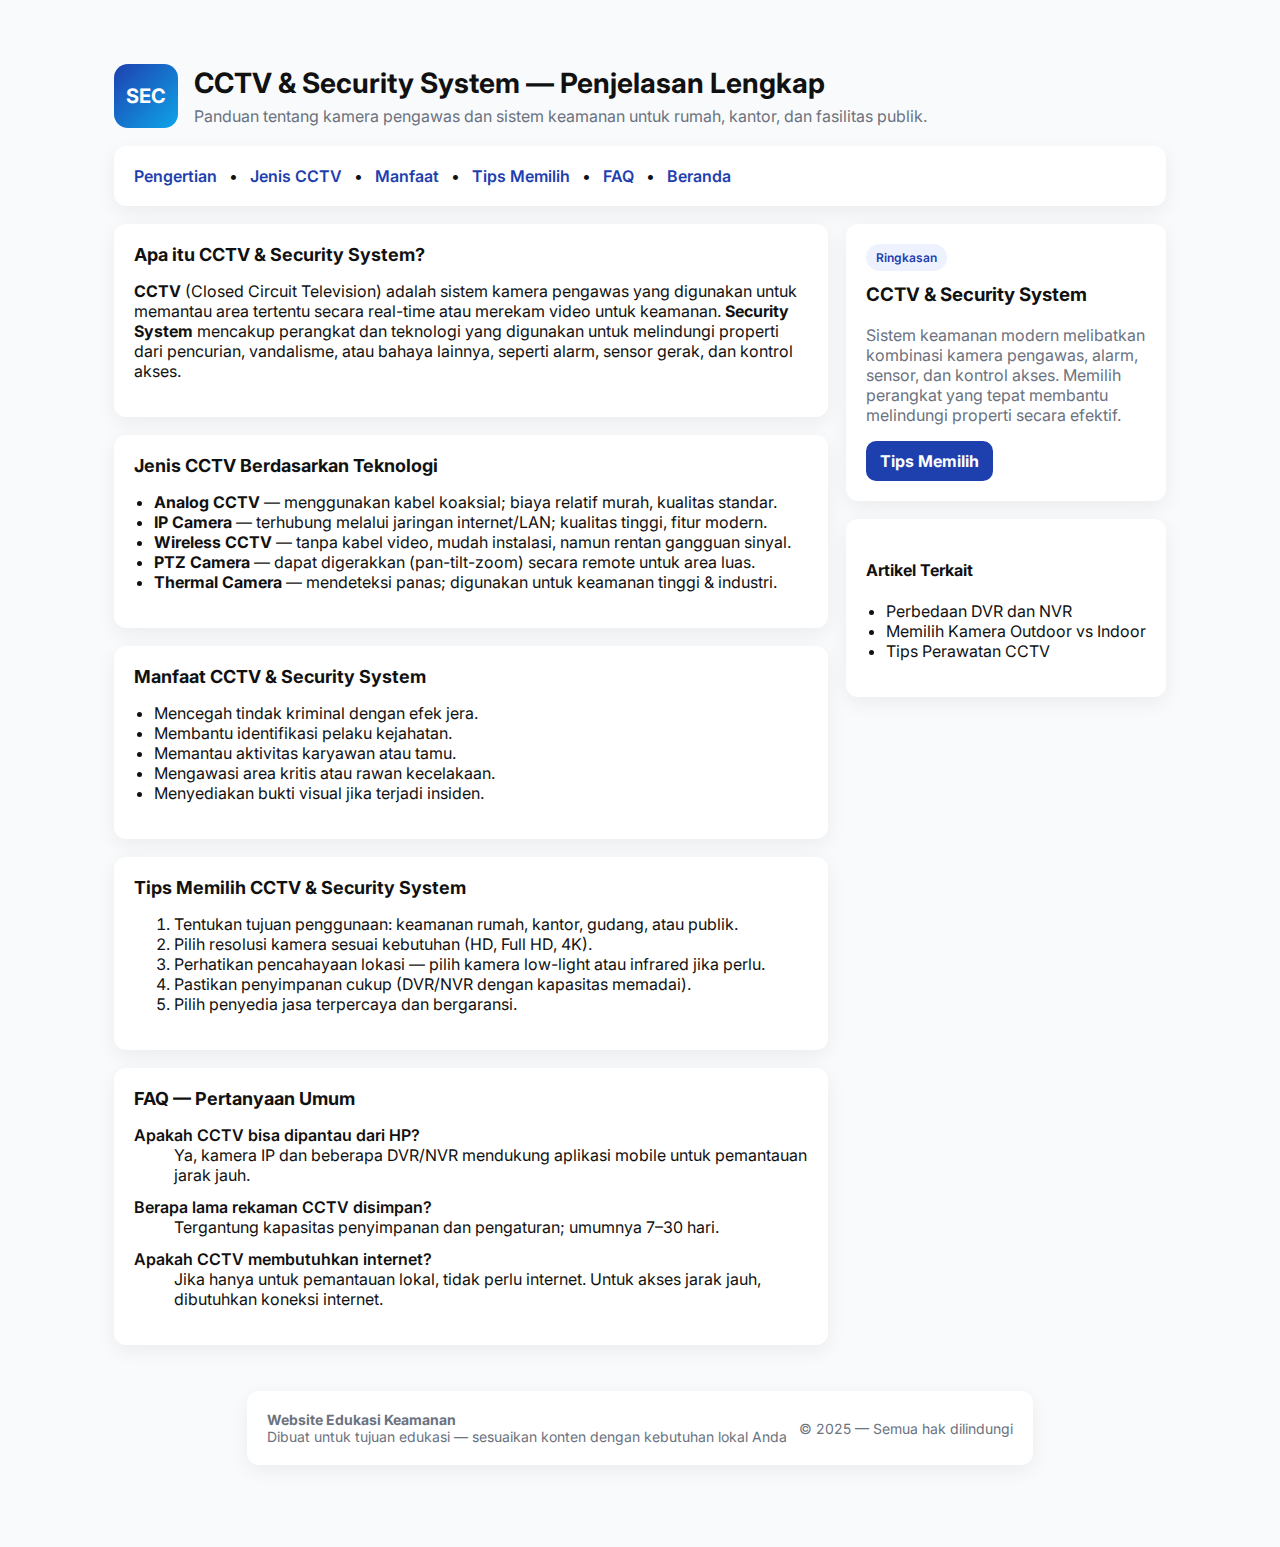
<file: cctv & security sistem.html>
<!doctype html>
<html lang="id">
<head>
  <meta charset="utf-8" />
  <meta name="viewport" content="width=device-width,initial-scale=1" />
  <title>CCTV & Security System — Penjelasan</title>
  <meta name="description" content="Panduan lengkap tentang CCTV dan sistem keamanan: jenis, cara kerja, manfaat, dan tips memilih." />
  <link href="https://fonts.googleapis.com/css2?family=Inter:wght@300;400;600;700&display=swap" rel="stylesheet">
  <style>
    :root{--bg:#f9fafb;--card:#ffffff;--accent:#1e40af;--muted:#6b7280;--radius:12px}
    *{box-sizing:border-box;font-family:Inter,system-ui,-apple-system,Segoe UI,Roboto,'Helvetica Neue',Arial}
    body{margin:0;background:var(--bg);color:#111}
    .container{max-width:1100px;margin:40px auto;padding:24px}
    header{display:flex;align-items:center;gap:16px;margin-bottom:18px}
    .logo{width:64px;height:64px;border-radius:14px;background:linear-gradient(135deg,var(--accent),#0ea5e9);display:flex;align-items:center;justify-content:center;color:white;font-weight:700;font-size:20px}
    h1{margin:0;font-size:28px}
    .lead{color:var(--muted);margin-top:6px}
    .card{background:var(--card);padding:20px;border-radius:var(--radius);box-shadow:0 6px 20px rgba(15,23,42,0.06);margin-bottom:18px}
    nav{display:flex;gap:12px;flex-wrap:wrap}
    nav a{color:var(--accent);text-decoration:none;font-weight:600}
    .grid{display:grid;grid-template-columns:1fr 320px;gap:18px}
    .section-title{display:flex;align-items:center;gap:12px}
    .section-title h2{margin:0;font-size:18px}
    ul{padding-left:20px}
    footer{margin-top:28px;text-align:center;color:var(--muted);font-size:14px}
    .badge{display:inline-block;background:#eef2ff;color:var(--accent);padding:6px 10px;border-radius:999px;font-weight:600;font-size:12px}
    .faq dt{font-weight:600;margin-top:12px}
    .contact-form input,.contact-form textarea{width:100%;padding:10px;border:1px solid #e6e9ee;border-radius:8px;margin-top:8px}
    .btn{display:inline-block;background:var(--accent);color:#fff;padding:10px 14px;border-radius:10px;text-decoration:none;font-weight:700}
    @media (max-width:900px){.grid{grid-template-columns:1fr}}
  </style>
</head>
<body>
  <main class="container">
    <header>
      <div class="logo">SEC</div>
      <div>
        <h1>CCTV & Security System — Penjelasan Lengkap</h1>
        <div class="lead">Panduan tentang kamera pengawas dan sistem keamanan untuk rumah, kantor, dan fasilitas publik.</div>
      </div>
    </header>

    <nav class="card">
      <a href="#pengertian">Pengertian</a> •
      <a href="#jenis">Jenis CCTV</a> •
      <a href="#manfaat">Manfaat</a> •
      <a href="#tips">Tips Memilih</a> •
      <a href="#faq">FAQ</a>•
      <a href="dkk-new.html">Beranda</a>
    </nav>

    <div class="grid">
      <section>
        <article id="pengertian" class="card">
          <div class="section-title"><h2>Apa itu CCTV & Security System?</h2></div>
          <p><strong>CCTV</strong> (Closed Circuit Television) adalah sistem kamera pengawas yang digunakan untuk memantau area tertentu secara real-time atau merekam video untuk keamanan. <strong>Security System</strong> mencakup perangkat dan teknologi yang digunakan untuk melindungi properti dari pencurian, vandalisme, atau bahaya lainnya, seperti alarm, sensor gerak, dan kontrol akses.</p>
        </article>

        <article id="jenis" class="card">
          <div class="section-title"><h2>Jenis CCTV Berdasarkan Teknologi</h2></div>
          <ul>
            <li><strong>Analog CCTV</strong> — menggunakan kabel koaksial; biaya relatif murah, kualitas standar.</li>
            <li><strong>IP Camera</strong> — terhubung melalui jaringan internet/LAN; kualitas tinggi, fitur modern.</li>
            <li><strong>Wireless CCTV</strong> — tanpa kabel video, mudah instalasi, namun rentan gangguan sinyal.</li>
            <li><strong>PTZ Camera</strong> — dapat digerakkan (pan-tilt-zoom) secara remote untuk area luas.</li>
            <li><strong>Thermal Camera</strong> — mendeteksi panas; digunakan untuk keamanan tinggi & industri.</li>
          </ul>
        </article>

        <article id="manfaat" class="card">
          <div class="section-title"><h2>Manfaat CCTV & Security System</h2></div>
          <ul>
            <li>Mencegah tindak kriminal dengan efek jera.</li>
            <li>Membantu identifikasi pelaku kejahatan.</li>
            <li>Memantau aktivitas karyawan atau tamu.</li>
            <li>Mengawasi area kritis atau rawan kecelakaan.</li>
            <li>Menyediakan bukti visual jika terjadi insiden.</li>
          </ul>
        </article>

        <article id="tips" class="card">
          <div class="section-title"><h2>Tips Memilih CCTV & Security System</h2></div>
          <ol>
            <li>Tentukan tujuan penggunaan: keamanan rumah, kantor, gudang, atau publik.</li>
            <li>Pilih resolusi kamera sesuai kebutuhan (HD, Full HD, 4K).</li>
            <li>Perhatikan pencahayaan lokasi — pilih kamera low-light atau infrared jika perlu.</li>
            <li>Pastikan penyimpanan cukup (DVR/NVR dengan kapasitas memadai).</li>
            <li>Pilih penyedia jasa terpercaya dan bergaransi.</li>
          </ol>
        </article>

        <article id="faq" class="card faq">
          <div class="section-title"><h2>FAQ — Pertanyaan Umum</h2></div>
          <dl>
            <dt>Apakah CCTV bisa dipantau dari HP?</dt>
            <dd>Ya, kamera IP dan beberapa DVR/NVR mendukung aplikasi mobile untuk pemantauan jarak jauh.</dd>
            <dt>Berapa lama rekaman CCTV disimpan?</dt>
            <dd>Tergantung kapasitas penyimpanan dan pengaturan; umumnya 7–30 hari.</dd>
            <dt>Apakah CCTV membutuhkan internet?</dt>
            <dd>Jika hanya untuk pemantauan lokal, tidak perlu internet. Untuk akses jarak jauh, dibutuhkan koneksi internet.</dd>
          </dl>
        </article>

      </section>

      <aside>
        <div class="card">
          <div class="badge">Ringkasan</div>
          <h3 style="margin-top:12px">CCTV & Security System</h3>
          <p style="color:var(--muted)">Sistem keamanan modern melibatkan kombinasi kamera pengawas, alarm, sensor, dan kontrol akses. Memilih perangkat yang tepat membantu melindungi properti secara efektif.</p>
          <a class="btn" href="#tips">Tips Memilih</a>
        </div>

        

        <div class="card">
          <h4>Artikel Terkait</h4>
          <ul>
            <li>Perbedaan DVR dan NVR</li>
            <li>Memilih Kamera Outdoor vs Indoor</li>
            <li>Tips Perawatan CCTV</li>
          </ul>
        </div>
      </aside>
    </div>

    <footer>
      <div class="card" style="display:inline-block;max-width:1000px">
        <div style="display:flex;justify-content:space-between;align-items:center;gap:12px;flex-wrap:wrap">
          <div style="text-align:left">
            <strong>Website Edukasi Keamanan</strong>
            <div style="color:var(--muted)">Dibuat untuk tujuan edukasi — sesuaikan konten dengan kebutuhan lokal Anda</div>
          </div>
          <div style="text-align:right;color:var(--muted)">© 2025 — Semua hak dilindungi</div>
        </div>
      </div>
    </footer>
  </main>
</body>
</html>
</file>
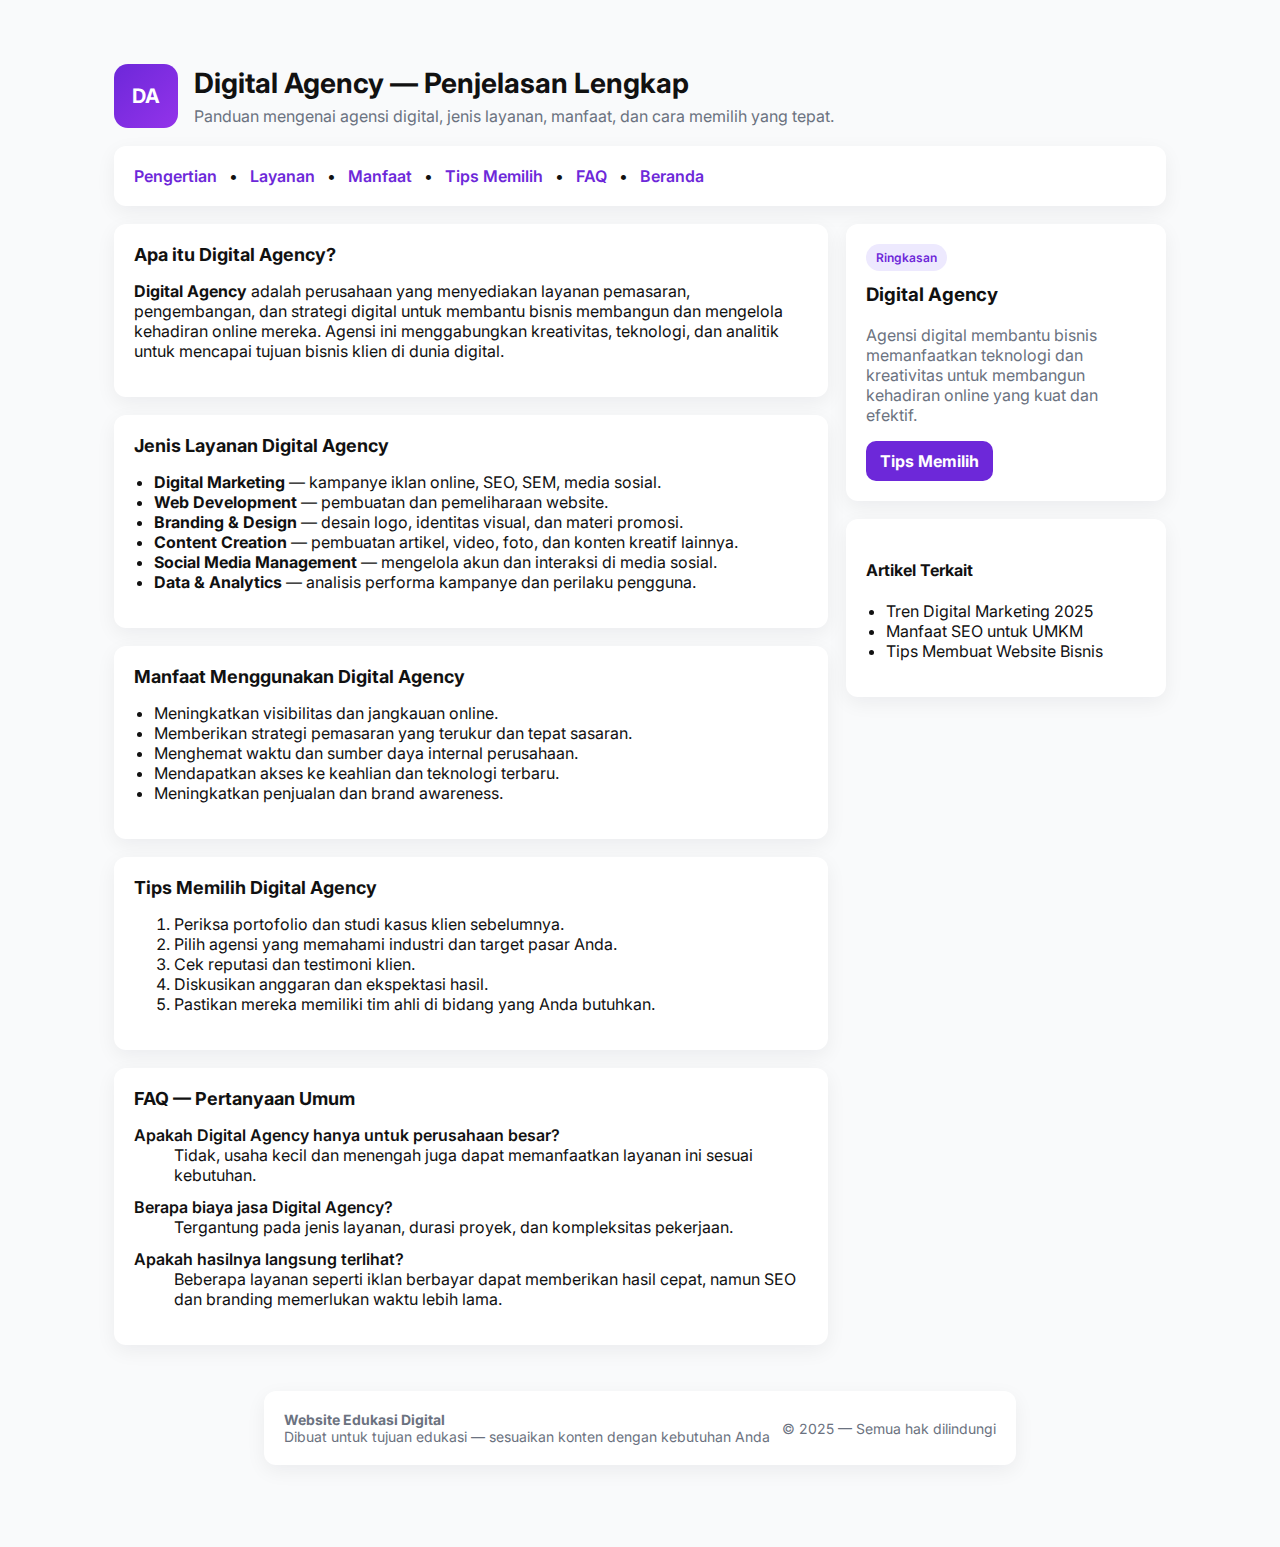
<file: digital agency.html>
<!doctype html>
<html lang="id">
<head>
  <meta charset="utf-8" />
  <meta name="viewport" content="width=device-width,initial-scale=1" />
  <title>Digital Agency — Penjelasan</title>
  <meta name="description" content="Panduan tentang Digital Agency: pengertian, layanan, manfaat, dan tips memilih." />
  <link href="https://fonts.googleapis.com/css2?family=Inter:wght@300;400;600;700&display=swap" rel="stylesheet">
  <style>
    :root{--bg:#f9fafb;--card:#ffffff;--accent:#6d28d9;--muted:#6b7280;--radius:12px}
    *{box-sizing:border-box;font-family:Inter,system-ui,-apple-system,Segoe UI,Roboto,'Helvetica Neue',Arial}
    body{margin:0;background:var(--bg);color:#111}
    .container{max-width:1100px;margin:40px auto;padding:24px}
    header{display:flex;align-items:center;gap:16px;margin-bottom:18px}
    .logo{width:64px;height:64px;border-radius:14px;background:linear-gradient(135deg,var(--accent),#9333ea);display:flex;align-items:center;justify-content:center;color:white;font-weight:700;font-size:20px}
    h1{margin:0;font-size:28px}
    .lead{color:var(--muted);margin-top:6px}
    .card{background:var(--card);padding:20px;border-radius:var(--radius);box-shadow:0 6px 20px rgba(15,23,42,0.06);margin-bottom:18px}
    nav{display:flex;gap:12px;flex-wrap:wrap}
    nav a{color:var(--accent);text-decoration:none;font-weight:600}
    .grid{display:grid;grid-template-columns:1fr 320px;gap:18px}
    .section-title{display:flex;align-items:center;gap:12px}
    .section-title h2{margin:0;font-size:18px}
    ul{padding-left:20px}
    footer{margin-top:28px;text-align:center;color:var(--muted);font-size:14px}
    .badge{display:inline-block;background:#ede9fe;color:var(--accent);padding:6px 10px;border-radius:999px;font-weight:600;font-size:12px}
    .faq dt{font-weight:600;margin-top:12px}
    .contact-form input,.contact-form textarea{width:100%;padding:10px;border:1px solid #e6e9ee;border-radius:8px;margin-top:8px}
    .btn{display:inline-block;background:var(--accent);color:#fff;padding:10px 14px;border-radius:10px;text-decoration:none;font-weight:700}
    @media (max-width:900px){.grid{grid-template-columns:1fr}}
  </style>
</head>
<body>
  <main class="container">
    <header>
      <div class="logo">DA</div>
      <div>
        <h1>Digital Agency — Penjelasan Lengkap</h1>
        <div class="lead">Panduan mengenai agensi digital, jenis layanan, manfaat, dan cara memilih yang tepat.</div>
      </div>
    </header>

    <nav class="card">
      <a href="#pengertian">Pengertian</a> •
      <a href="#layanan">Layanan</a> •
      <a href="#manfaat">Manfaat</a> •
      <a href="#tips">Tips Memilih</a> •
      <a href="#faq">FAQ</a> •
      <a href="dkk-new.html">Beranda</a>
    </nav>

    <div class="grid">
      <section>
        <article id="pengertian" class="card">
          <div class="section-title"><h2>Apa itu Digital Agency?</h2></div>
          <p><strong>Digital Agency</strong> adalah perusahaan yang menyediakan layanan pemasaran, pengembangan, dan strategi digital untuk membantu bisnis membangun dan mengelola kehadiran online mereka. Agensi ini menggabungkan kreativitas, teknologi, dan analitik untuk mencapai tujuan bisnis klien di dunia digital.</p>
        </article>

        <article id="layanan" class="card">
          <div class="section-title"><h2>Jenis Layanan Digital Agency</h2></div>
          <ul>
            <li><strong>Digital Marketing</strong> — kampanye iklan online, SEO, SEM, media sosial.</li>
            <li><strong>Web Development</strong> — pembuatan dan pemeliharaan website.</li>
            <li><strong>Branding & Design</strong> — desain logo, identitas visual, dan materi promosi.</li>
            <li><strong>Content Creation</strong> — pembuatan artikel, video, foto, dan konten kreatif lainnya.</li>
            <li><strong>Social Media Management</strong> — mengelola akun dan interaksi di media sosial.</li>
            <li><strong>Data & Analytics</strong> — analisis performa kampanye dan perilaku pengguna.</li>
          </ul>
        </article>

        <article id="manfaat" class="card">
          <div class="section-title"><h2>Manfaat Menggunakan Digital Agency</h2></div>
          <ul>
            <li>Meningkatkan visibilitas dan jangkauan online.</li>
            <li>Memberikan strategi pemasaran yang terukur dan tepat sasaran.</li>
            <li>Menghemat waktu dan sumber daya internal perusahaan.</li>
            <li>Mendapatkan akses ke keahlian dan teknologi terbaru.</li>
            <li>Meningkatkan penjualan dan brand awareness.</li>
          </ul>
        </article>

        <article id="tips" class="card">
          <div class="section-title"><h2>Tips Memilih Digital Agency</h2></div>
          <ol>
            <li>Periksa portofolio dan studi kasus klien sebelumnya.</li>
            <li>Pilih agensi yang memahami industri dan target pasar Anda.</li>
            <li>Cek reputasi dan testimoni klien.</li>
            <li>Diskusikan anggaran dan ekspektasi hasil.</li>
            <li>Pastikan mereka memiliki tim ahli di bidang yang Anda butuhkan.</li>
          </ol>
        </article>

        <article id="faq" class="card faq">
          <div class="section-title"><h2>FAQ — Pertanyaan Umum</h2></div>
          <dl>
            <dt>Apakah Digital Agency hanya untuk perusahaan besar?</dt>
            <dd>Tidak, usaha kecil dan menengah juga dapat memanfaatkan layanan ini sesuai kebutuhan.</dd>
            <dt>Berapa biaya jasa Digital Agency?</dt>
            <dd>Tergantung pada jenis layanan, durasi proyek, dan kompleksitas pekerjaan.</dd>
            <dt>Apakah hasilnya langsung terlihat?</dt>
            <dd>Beberapa layanan seperti iklan berbayar dapat memberikan hasil cepat, namun SEO dan branding memerlukan waktu lebih lama.</dd>
          </dl>
        </article>

      </section>

      <aside>
        <div class="card">
          <div class="badge">Ringkasan</div>
          <h3 style="margin-top:12px">Digital Agency</h3>
          <p style="color:var(--muted)">Agensi digital membantu bisnis memanfaatkan teknologi dan kreativitas untuk membangun kehadiran online yang kuat dan efektif.</p>
          <a class="btn" href="#tips">Tips Memilih</a>
        </div>

       

        <div class="card">
          <h4>Artikel Terkait</h4>
          <ul>
            <li>Tren Digital Marketing 2025</li>
            <li>Manfaat SEO untuk UMKM</li>
            <li>Tips Membuat Website Bisnis</li>
          </ul>
        </div>
      </aside>
    </div>

    <footer>
      <div class="card" style="display:inline-block;max-width:1000px">
        <div style="display:flex;justify-content:space-between;align-items:center;gap:12px;flex-wrap:wrap">
          <div style="text-align:left">
            <strong>Website Edukasi Digital</strong>
            <div style="color:var(--muted)">Dibuat untuk tujuan edukasi — sesuaikan konten dengan kebutuhan Anda</div>
          </div>
          <div style="text-align:right;color:var(--muted)">© 2025 — Semua hak dilindungi</div>
        </div>
      </div>
    </footer>
  </main>
</body>
</html>
</file>
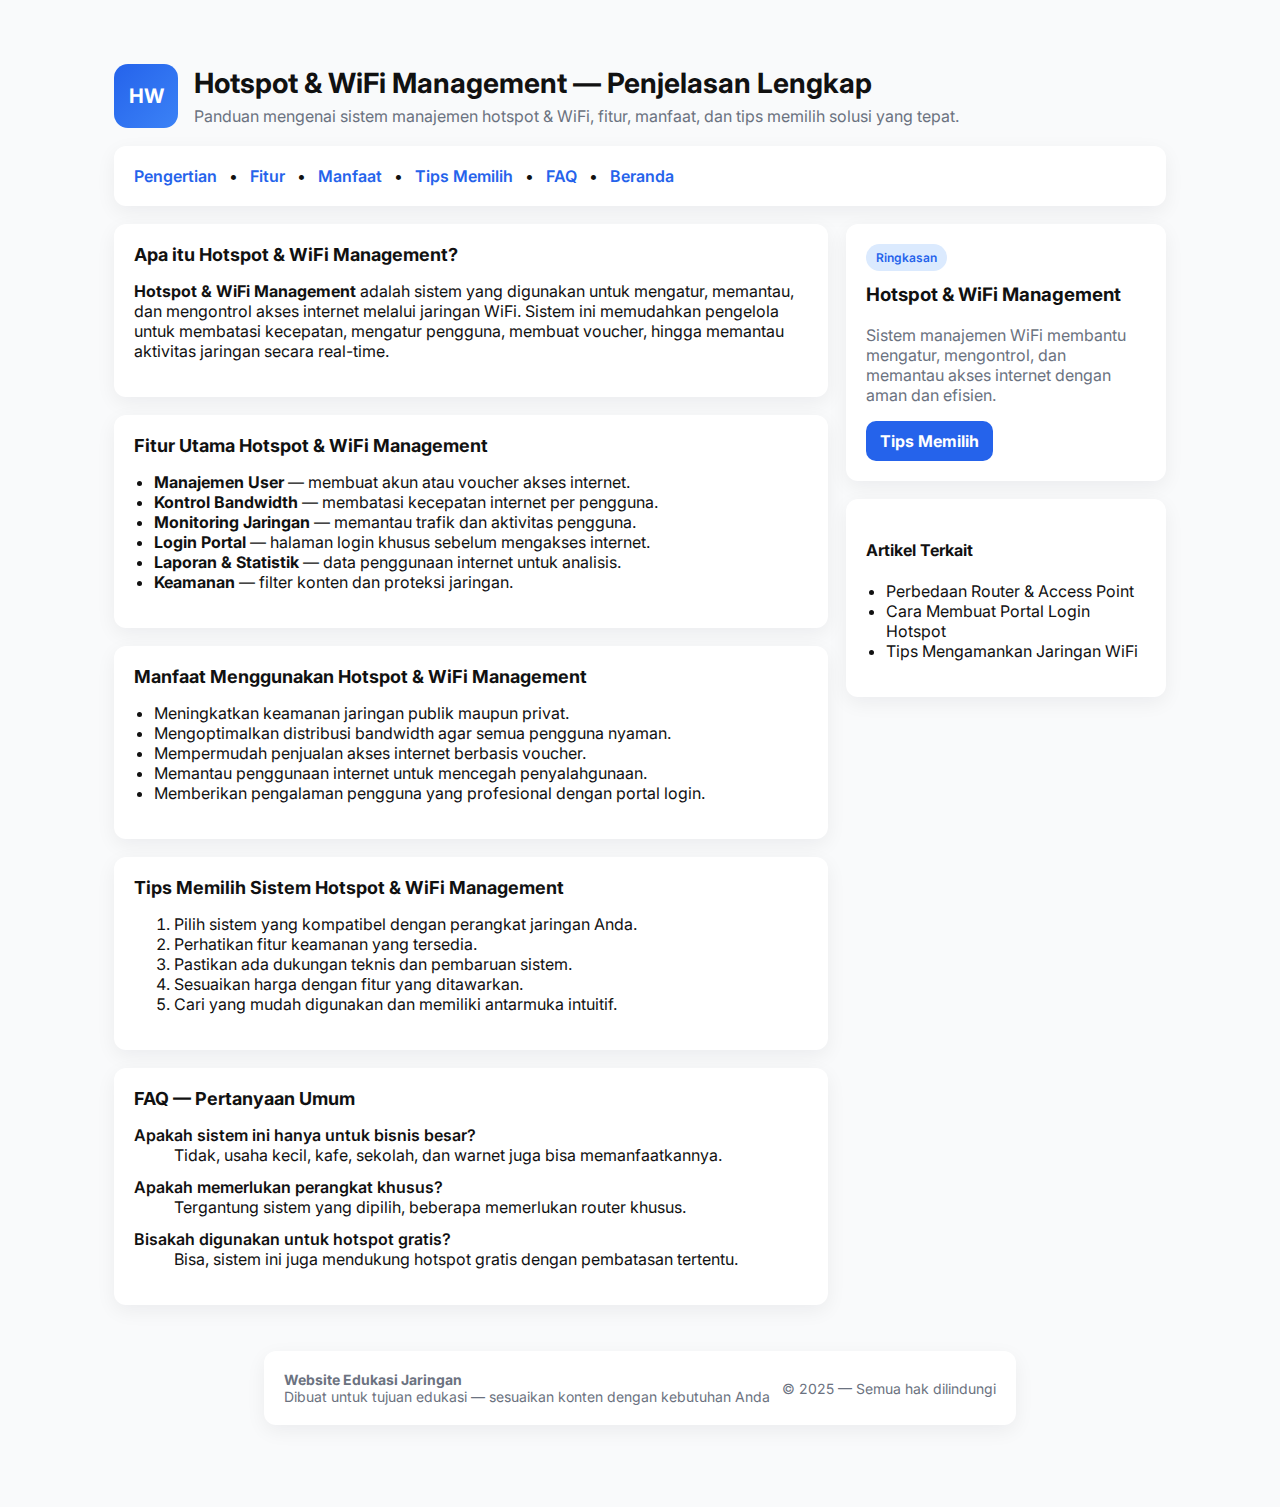
<file: hospot wifi management.html>
<!doctype html>
<html lang="id">
<head>
  <meta charset="utf-8" />
  <meta name="viewport" content="width=device-width,initial-scale=1" />
  <title>Hotspot & WiFi Management — Penjelasan</title>
  <meta name="description" content="Panduan tentang Hotspot & WiFi Management: pengertian, fitur, manfaat, dan tips memilih sistem yang tepat." />
  <link href="https://fonts.googleapis.com/css2?family=Inter:wght@300;400;600;700&display=swap" rel="stylesheet">
  <style>
    :root{--bg:#f9fafb;--card:#ffffff;--accent:#2563eb;--muted:#6b7280;--radius:12px}
    *{box-sizing:border-box;font-family:Inter,system-ui,-apple-system,Segoe UI,Roboto,'Helvetica Neue',Arial}
    body{margin:0;background:var(--bg);color:#111}
    .container{max-width:1100px;margin:40px auto;padding:24px}
    header{display:flex;align-items:center;gap:16px;margin-bottom:18px}
    .logo{width:64px;height:64px;border-radius:14px;background:linear-gradient(135deg,var(--accent),#3b82f6);display:flex;align-items:center;justify-content:center;color:white;font-weight:700;font-size:20px}
    h1{margin:0;font-size:28px}
    .lead{color:var(--muted);margin-top:6px}
    .card{background:var(--card);padding:20px;border-radius:var(--radius);box-shadow:0 6px 20px rgba(15,23,42,0.06);margin-bottom:18px}
    nav{display:flex;gap:12px;flex-wrap:wrap}
    nav a{color:var(--accent);text-decoration:none;font-weight:600}
    .grid{display:grid;grid-template-columns:1fr 320px;gap:18px}
    .section-title{display:flex;align-items:center;gap:12px}
    .section-title h2{margin:0;font-size:18px}
    ul{padding-left:20px}
    footer{margin-top:28px;text-align:center;color:var(--muted);font-size:14px}
    .badge{display:inline-block;background:#dbeafe;color:var(--accent);padding:6px 10px;border-radius:999px;font-weight:600;font-size:12px}
    .faq dt{font-weight:600;margin-top:12px}
    .contact-form input,.contact-form textarea{width:100%;padding:10px;border:1px solid #e6e9ee;border-radius:8px;margin-top:8px}
    .btn{display:inline-block;background:var(--accent);color:#fff;padding:10px 14px;border-radius:10px;text-decoration:none;font-weight:700}
    @media (max-width:900px){.grid{grid-template-columns:1fr}}
  </style>
</head>
<body>
  <main class="container">
    <header>
      <div class="logo">HW</div>
      <div>
        <h1>Hotspot & WiFi Management — Penjelasan Lengkap</h1>
        <div class="lead">Panduan mengenai sistem manajemen hotspot & WiFi, fitur, manfaat, dan tips memilih solusi yang tepat.</div>
      </div>
    </header>

    <nav class="card">
      <a href="#pengertian">Pengertian</a> •
      <a href="#fitur">Fitur</a> •
      <a href="#manfaat">Manfaat</a> •
      <a href="#tips">Tips Memilih</a> •
      <a href="#faq">FAQ</a> •
      <a href="dkk-new.html">Beranda</a>
    </nav>

    <div class="grid">
      <section>
        <article id="pengertian" class="card">
          <div class="section-title"><h2>Apa itu Hotspot & WiFi Management?</h2></div>
          <p><strong>Hotspot & WiFi Management</strong> adalah sistem yang digunakan untuk mengatur, memantau, dan mengontrol akses internet melalui jaringan WiFi. Sistem ini memudahkan pengelola untuk membatasi kecepatan, mengatur pengguna, membuat voucher, hingga memantau aktivitas jaringan secara real-time.</p>
        </article>

        <article id="fitur" class="card">
          <div class="section-title"><h2>Fitur Utama Hotspot & WiFi Management</h2></div>
          <ul>
            <li><strong>Manajemen User</strong> — membuat akun atau voucher akses internet.</li>
            <li><strong>Kontrol Bandwidth</strong> — membatasi kecepatan internet per pengguna.</li>
            <li><strong>Monitoring Jaringan</strong> — memantau trafik dan aktivitas pengguna.</li>
            <li><strong>Login Portal</strong> — halaman login khusus sebelum mengakses internet.</li>
            <li><strong>Laporan & Statistik</strong> — data penggunaan internet untuk analisis.</li>
            <li><strong>Keamanan</strong> — filter konten dan proteksi jaringan.</li>
          </ul>
        </article>

        <article id="manfaat" class="card">
          <div class="section-title"><h2>Manfaat Menggunakan Hotspot & WiFi Management</h2></div>
          <ul>
            <li>Meningkatkan keamanan jaringan publik maupun privat.</li>
            <li>Mengoptimalkan distribusi bandwidth agar semua pengguna nyaman.</li>
            <li>Mempermudah penjualan akses internet berbasis voucher.</li>
            <li>Memantau penggunaan internet untuk mencegah penyalahgunaan.</li>
            <li>Memberikan pengalaman pengguna yang profesional dengan portal login.</li>
          </ul>
        </article>

        <article id="tips" class="card">
          <div class="section-title"><h2>Tips Memilih Sistem Hotspot & WiFi Management</h2></div>
          <ol>
            <li>Pilih sistem yang kompatibel dengan perangkat jaringan Anda.</li>
            <li>Perhatikan fitur keamanan yang tersedia.</li>
            <li>Pastikan ada dukungan teknis dan pembaruan sistem.</li>
            <li>Sesuaikan harga dengan fitur yang ditawarkan.</li>
            <li>Cari yang mudah digunakan dan memiliki antarmuka intuitif.</li>
          </ol>
        </article>

        <article id="faq" class="card faq">
          <div class="section-title"><h2>FAQ — Pertanyaan Umum</h2></div>
          <dl>
            <dt>Apakah sistem ini hanya untuk bisnis besar?</dt>
            <dd>Tidak, usaha kecil, kafe, sekolah, dan warnet juga bisa memanfaatkannya.</dd>
            <dt>Apakah memerlukan perangkat khusus?</dt>
            <dd>Tergantung sistem yang dipilih, beberapa memerlukan router khusus.</dd>
            <dt>Bisakah digunakan untuk hotspot gratis?</dt>
            <dd>Bisa, sistem ini juga mendukung hotspot gratis dengan pembatasan tertentu.</dd>
          </dl>
        </article>

      </section>

      <aside>
        <div class="card">
          <div class="badge">Ringkasan</div>
          <h3 style="margin-top:12px">Hotspot & WiFi Management</h3>
          <p style="color:var(--muted)">Sistem manajemen WiFi membantu mengatur, mengontrol, dan memantau akses internet dengan aman dan efisien.</p>
          <a class="btn" href="#tips">Tips Memilih</a>
        </div>

       

        <div class="card">
          <h4>Artikel Terkait</h4>
          <ul>
            <li>Perbedaan Router & Access Point</li>
            <li>Cara Membuat Portal Login Hotspot</li>
            <li>Tips Mengamankan Jaringan WiFi</li>
          </ul>
        </div>
      </aside>
    </div>

    <footer>
      <div class="card" style="display:inline-block;max-width:1000px">
        <div style="display:flex;justify-content:space-between;align-items:center;gap:12px;flex-wrap:wrap">
          <div style="text-align:left">
            <strong>Website Edukasi Jaringan</strong>
            <div style="color:var(--muted)">Dibuat untuk tujuan edukasi — sesuaikan konten dengan kebutuhan Anda</div>
          </div>
          <div style="text-align:right;color:var(--muted)">© 2025 — Semua hak dilindungi</div>
        </div>
      </div>
    </footer>
  </main>
</body>
</html>
</file>
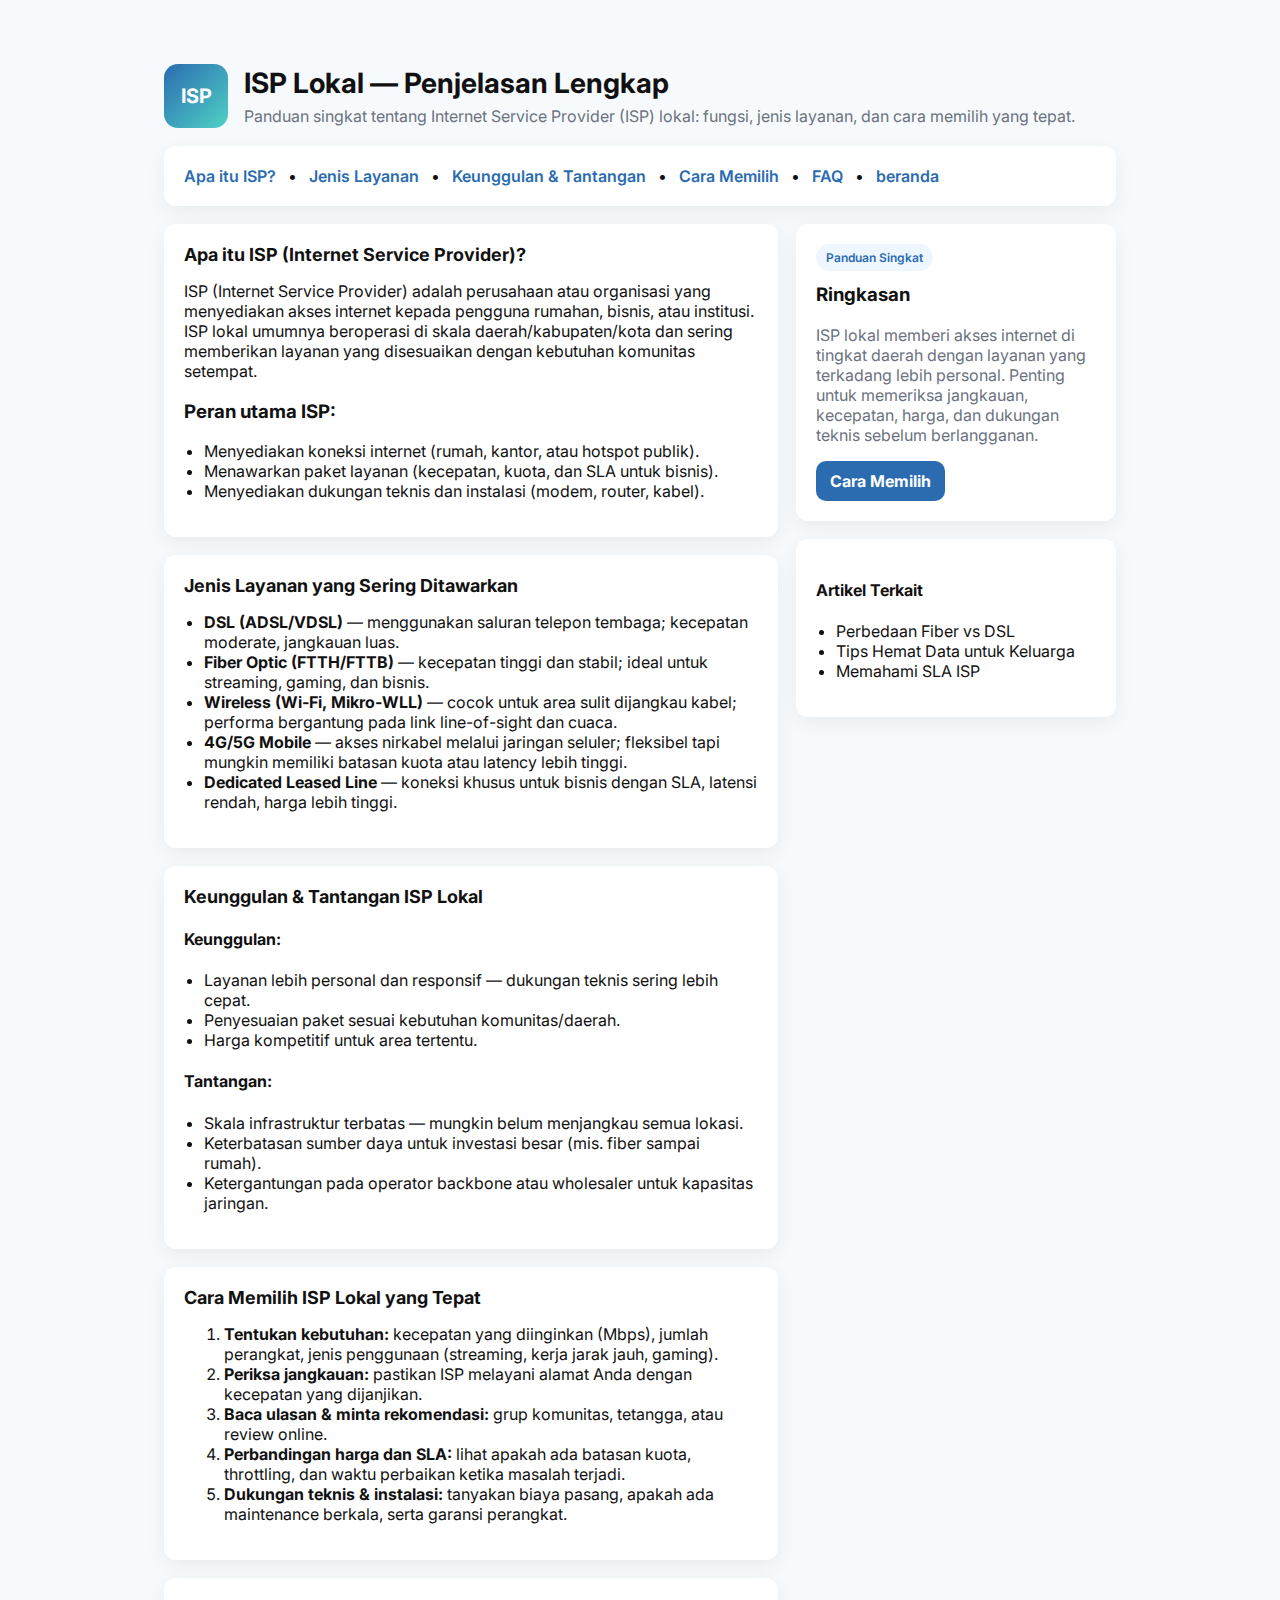
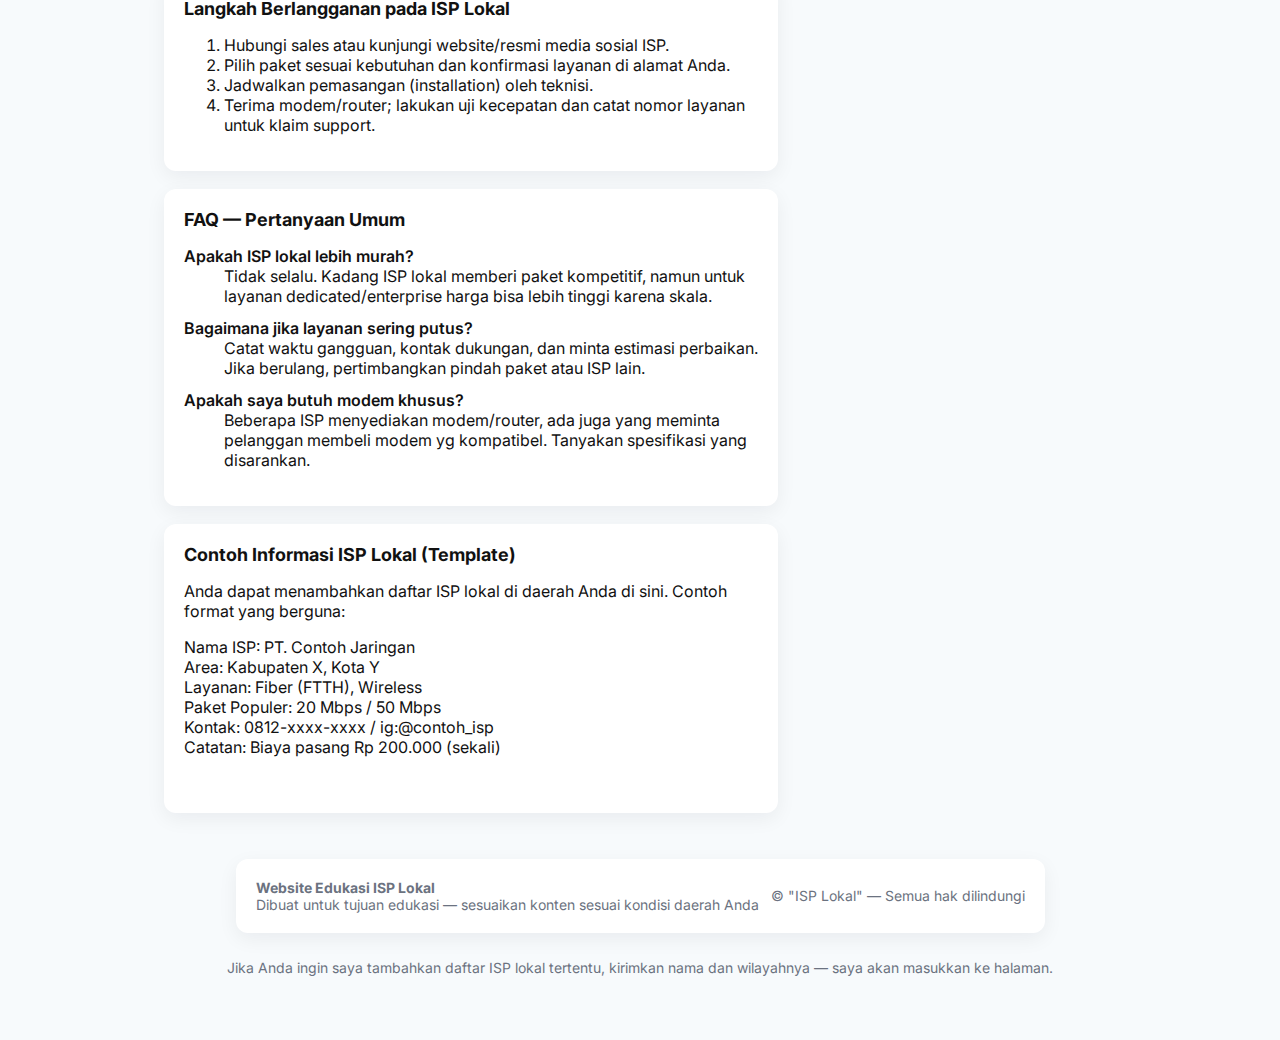
<file: isp.html>
<!doctype html>
<html lang="id">
<head>
  <meta charset="utf-8" />
  <meta name="viewport" content="width=device-width,initial-scale=1" />
  <title>ISP Lokal — Panduan & Penjelasan</title>
  <meta name="description" content="Penjelasan tentang ISP lokal: apa itu, jenis layanan, kelebihan, tantangan, dan cara memilih penyedia internet lokal." />
  <link href="https://fonts.googleapis.com/css2?family=Inter:wght@300;400;600;700&display=swap" rel="stylesheet">
  <style>
    :root{--bg:#f7fafc;--card:#ffffff;--accent:#2b6cb0;--muted:#6b7280;--radius:12px}
    *{box-sizing:border-box;font-family:Inter,system-ui,-apple-system,Segoe UI,Roboto,'Helvetica Neue',Arial}
    body{margin:0;background:var(--bg);color:#111}
    .container{max-width:1000px;margin:40px auto;padding:24px}
    header{display:flex;align-items:center;gap:16px;margin-bottom:18px}
    .logo{width:64px;height:64px;border-radius:14px;background:linear-gradient(135deg,var(--accent),#4fd1c5);display:flex;align-items:center;justify-content:center;color:white;font-weight:700;font-size:20px}
    h1{margin:0;font-size:28px}
    .lead{color:var(--muted);margin-top:6px}
    .card{background:var(--card);padding:20px;border-radius:var(--radius);box-shadow:0 6px 20px rgba(15,23,42,0.06);margin-bottom:18px}
    nav{display:flex;gap:12px;flex-wrap:wrap}
    nav a{color:var(--accent);text-decoration:none;font-weight:600}
    .grid{display:grid;grid-template-columns:1fr 320px;gap:18px}
    .section-title{display:flex;align-items:center;gap:12px}
    .section-title h2{margin:0;font-size:18px}
    ul{padding-left:20px}
    footer{margin-top:28px;text-align:center;color:var(--muted);font-size:14px}
    .badge{display:inline-block;background:#eef6ff;color:var(--accent);padding:6px 10px;border-radius:999px;font-weight:600;font-size:12px}
    .faq dt{font-weight:600;margin-top:12px}
    .contact-form input,.contact-form textarea{width:100%;padding:10px;border:1px solid #e6e9ee;border-radius:8px;margin-top:8px}
    .btn{display:inline-block;background:var(--accent);color:#fff;padding:10px 14px;border-radius:10px;text-decoration:none;font-weight:700}
    @media (max-width:900px){.grid{grid-template-columns:1fr}}  
  </style>
</head>
<body>
  <main class="container">
    <header>
      <div class="logo">ISP</div>
      <div>
        <h1>ISP Lokal — Penjelasan Lengkap</h1>
        <div class="lead">Panduan singkat tentang Internet Service Provider (ISP) lokal: fungsi, jenis layanan, dan cara memilih yang tepat.</div>
      </div>
    </header>

    <nav class="card">
      <a href="#apa-itu">Apa itu ISP?</a> •
      <a href="#jenis-layanan">Jenis Layanan</a> •
      <a href="#keunggulan">Keunggulan & Tantangan</a> •
      <a href="#cara-memilih">Cara Memilih</a> •
      <a href="#faq">FAQ</a> •
      <a href="dkk-new.html">beranda</a>
    </nav>

    <div class="grid">
      <section>
        <article id="apa-itu" class="card">
          <div class="section-title"><h2>Apa itu ISP (Internet Service Provider)?</h2></div>
          <p>ISP (Internet Service Provider) adalah perusahaan atau organisasi yang menyediakan akses internet kepada pengguna rumahan, bisnis, atau institusi. ISP lokal umumnya beroperasi di skala daerah/kabupaten/kota dan sering memberikan layanan yang disesuaikan dengan kebutuhan komunitas setempat.</p>
          <h3>Peran utama ISP:</h3>
          <ul>
            <li>Menyediakan koneksi internet (rumah, kantor, atau hotspot publik).</li>
            <li>Menawarkan paket layanan (kecepatan, kuota, dan SLA untuk bisnis).</li>
            <li>Menyediakan dukungan teknis dan instalasi (modem, router, kabel).</li>
          </ul>
        </article>

        <article id="jenis-layanan" class="card">
          <div class="section-title"><h2>Jenis Layanan yang Sering Ditawarkan</h2></div>
          <ul>
            <li><strong>DSL (ADSL/VDSL)</strong> — menggunakan saluran telepon tembaga; kecepatan moderate, jangkauan luas.</li>
            <li><strong>Fiber Optic (FTTH/FTTB)</strong> — kecepatan tinggi dan stabil; ideal untuk streaming, gaming, dan bisnis.</li>
            <li><strong>Wireless (Wi‑Fi, Mikro‑WLL)</strong> — cocok untuk area sulit dijangkau kabel; performa bergantung pada link line-of-sight dan cuaca.</li>
            <li><strong>4G/5G Mobile</strong> — akses nirkabel melalui jaringan seluler; fleksibel tapi mungkin memiliki batasan kuota atau latency lebih tinggi.</li>
            <li><strong>Dedicated Leased Line</strong> — koneksi khusus untuk bisnis dengan SLA, latensi rendah, harga lebih tinggi.</li>
          </ul>
        </article>

        <article id="keunggulan" class="card">
          <div class="section-title"><h2>Keunggulan & Tantangan ISP Lokal</h2></div>
          <h4>Keunggulan:</h4>
          <ul>
            <li>Layanan lebih personal dan responsif — dukungan teknis sering lebih cepat.</li>
            <li>Penyesuaian paket sesuai kebutuhan komunitas/daerah.</li>
            <li>Harga kompetitif untuk area tertentu.</li>
          </ul>
          <h4>Tantangan:</h4>
          <ul>
            <li>Skala infrastruktur terbatas — mungkin belum menjangkau semua lokasi.</li>
            <li>Keterbatasan sumber daya untuk investasi besar (mis. fiber sampai rumah).</li>
            <li>Ketergantungan pada operator backbone atau wholesaler untuk kapasitas jaringan.</li>
          </ul>
        </article>

        <article id="cara-memilih" class="card">
          <div class="section-title"><h2>Cara Memilih ISP Lokal yang Tepat</h2></div>
          <ol>
            <li><strong>Tentukan kebutuhan:</strong> kecepatan yang diinginkan (Mbps), jumlah perangkat, jenis penggunaan (streaming, kerja jarak jauh, gaming).</li>
            <li><strong>Periksa jangkauan:</strong> pastikan ISP melayani alamat Anda dengan kecepatan yang dijanjikan.</li>
            <li><strong>Baca ulasan & minta rekomendasi:</strong> grup komunitas, tetangga, atau review online.
            </li>
            <li><strong>Perbandingan harga dan SLA:</strong> lihat apakah ada batasan kuota, throttling, dan waktu perbaikan ketika masalah terjadi.</li>
            <li><strong>Dukungan teknis & instalasi:</strong> tanyakan biaya pasang, apakah ada maintenance berkala, serta garansi perangkat.
            </li>
          </ol>
        </article>

        <article id="langkah" class="card">
          <div class="section-title"><h2>Langkah Berlangganan pada ISP Lokal</h2></div>
          <ol>
            <li>Hubungi sales atau kunjungi website/resmi media sosial ISP.</li>
            <li>Pilih paket sesuai kebutuhan dan konfirmasi layanan di alamat Anda.</li>
            <li>Jadwalkan pemasangan (installation) oleh teknisi.</li>
            <li>Terima modem/router; lakukan uji kecepatan dan catat nomor layanan untuk klaim support.</li>
          </ol>
        </article>

        <article id="faq" class="card faq">
          <div class="section-title"><h2>FAQ — Pertanyaan Umum</h2></div>
          <dl>
            <dt>Apakah ISP lokal lebih murah?</dt>
            <dd>Tidak selalu. Kadang ISP lokal memberi paket kompetitif, namun untuk layanan dedicated/enterprise harga bisa lebih tinggi karena skala.</dd>
            <dt>Bagaimana jika layanan sering putus?</dt>
            <dd>Catat waktu gangguan, kontak dukungan, dan minta estimasi perbaikan. Jika berulang, pertimbangkan pindah paket atau ISP lain.</dd>
            <dt>Apakah saya butuh modem khusus?</dt>
            <dd>Beberapa ISP menyediakan modem/router, ada juga yang meminta pelanggan membeli modem yg kompatibel. Tanyakan spesifikasi yang disarankan.</dd>
          </dl>
        </article>

        <article class="card">
          <div class="section-title"><h2>Contoh Informasi ISP Lokal (Template)</h2></div>
          <p>Anda dapat menambahkan daftar ISP lokal di daerah Anda di sini. Contoh format yang berguna:</p>
          <pre>
Nama ISP: PT. Contoh Jaringan
Area: Kabupaten X, Kota Y
Layanan: Fiber (FTTH), Wireless
Paket Populer: 20 Mbps / 50 Mbps
Kontak: 0812-xxxx-xxxx / ig:@contoh_isp
Catatan: Biaya pasang Rp 200.000 (sekali)
          </pre>
        </article>

      </section>

      <aside>
        <div class="card">
          <div class="badge">Panduan Singkat</div>
          <h3 style="margin-top:12px">Ringkasan</h3>
          <p style="color:var(--muted)">ISP lokal memberi akses internet di tingkat daerah dengan layanan yang terkadang lebih personal. Penting untuk memeriksa jangkauan, kecepatan, harga, dan dukungan teknis sebelum berlangganan.</p>
          <a class="btn" href="#cara-memilih">Cara Memilih</a>
        </div>

      
        <div class="card">
          <h4>Artikel Terkait</h4>
          <ul>
            <li>Perbedaan Fiber vs DSL</li>
            <li>Tips Hemat Data untuk Keluarga</li>
            <li>Memahami SLA ISP</li>
          </ul>
        </div>
      </aside>
    </div>

    <footer>
      <div class="card" style="display:inline-block;max-width:1000px">
        <div style="display:flex;justify-content:space-between;align-items:center;gap:12px;flex-wrap:wrap">
          <div style="text-align:left">
            <strong>Website Edukasi ISP Lokal</strong>
            <div style="color:var(--muted)">Dibuat untuk tujuan edukasi — sesuaikan konten sesuai kondisi daerah Anda</div>
          </div>
          <div style="text-align:right;color:var(--muted)">© "ISP Lokal" — Semua hak dilindungi</div>
        </div>
      </div>
      <div style="margin-top:8px">Jika Anda ingin saya tambahkan daftar ISP lokal tertentu, kirimkan nama dan wilayahnya — saya akan masukkan ke halaman.</div>
    </footer>
  </main>
</body>
</html>
</file>
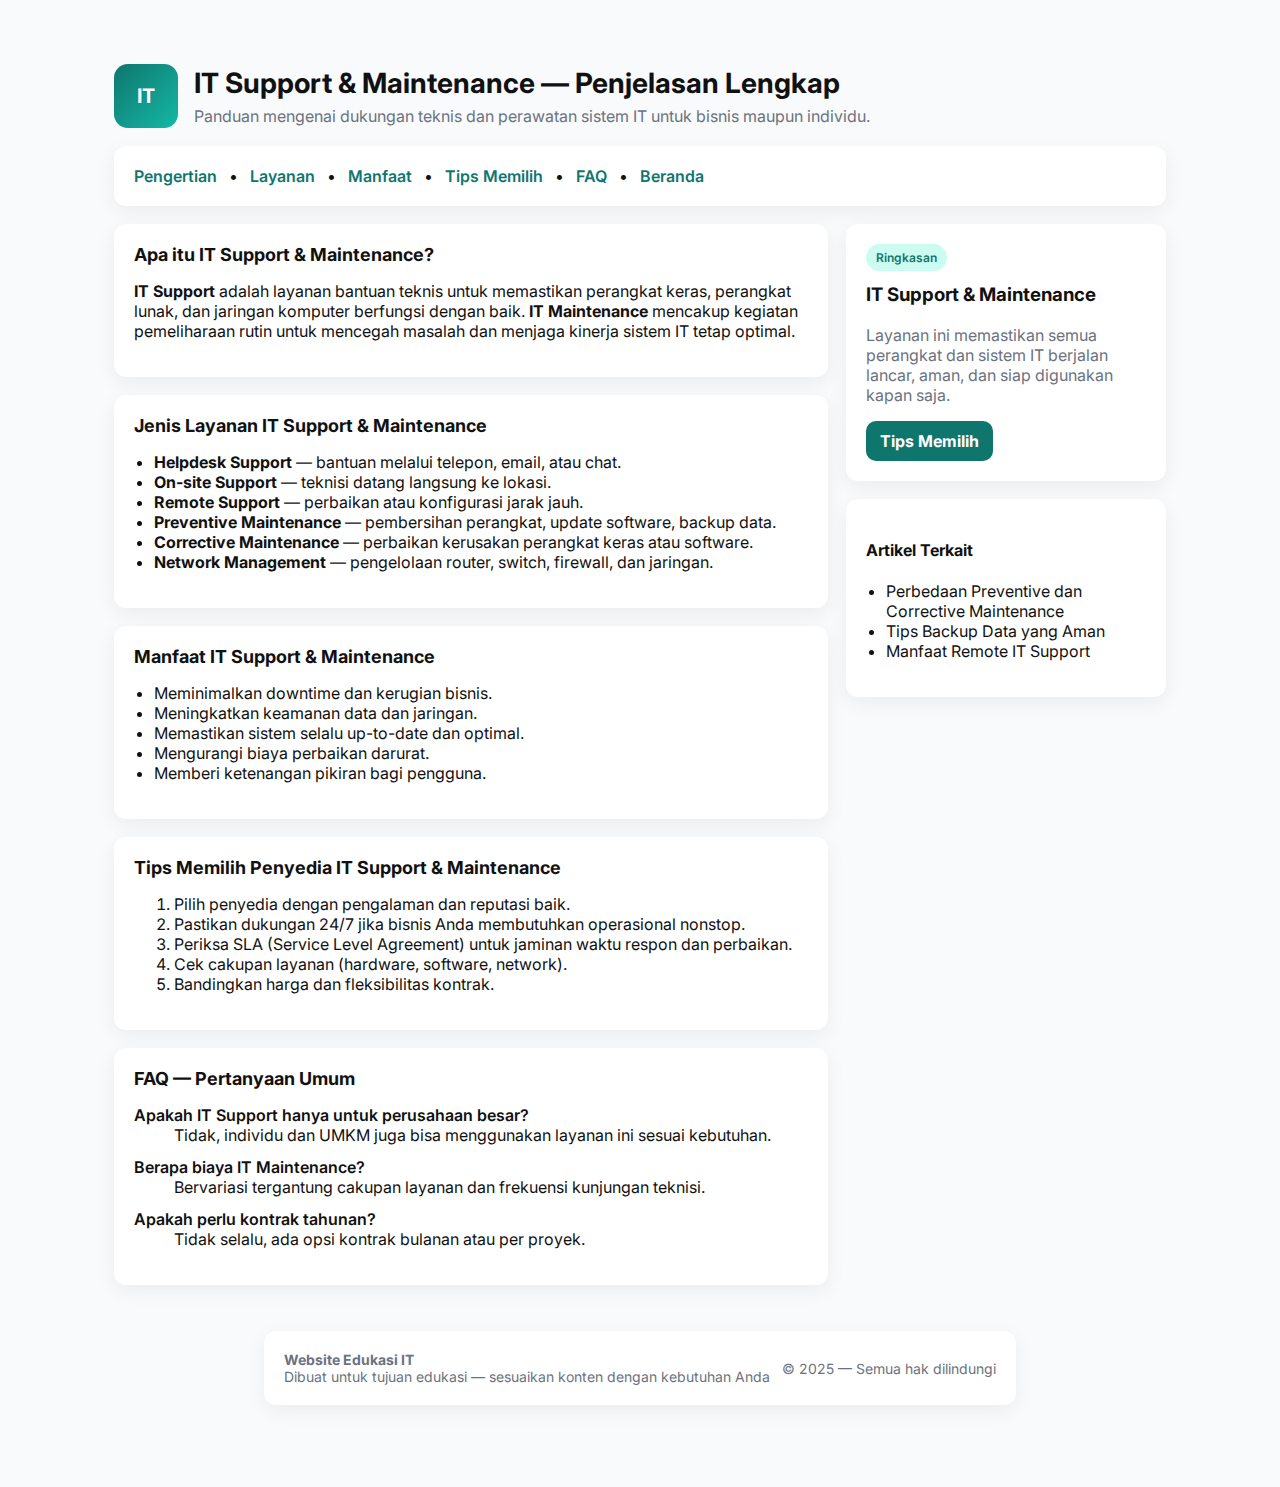
<file: IT support dan maintance.html>
<!doctype html>
<html lang="id">
<head>
  <meta charset="utf-8" />
  <meta name="viewport" content="width=device-width,initial-scale=1" />
  <title>IT Support & Maintenance — Penjelasan</title>
  <meta name="description" content="Panduan tentang IT Support & Maintenance: pengertian, layanan, manfaat, dan tips memilih penyedia." />
  <link href="https://fonts.googleapis.com/css2?family=Inter:wght@300;400;600;700&display=swap" rel="stylesheet">
  <style>
    :root{--bg:#f9fafb;--card:#ffffff;--accent:#0f766e;--muted:#6b7280;--radius:12px}
    *{box-sizing:border-box;font-family:Inter,system-ui,-apple-system,Segoe UI,Roboto,'Helvetica Neue',Arial}
    body{margin:0;background:var(--bg);color:#111}
    .container{max-width:1100px;margin:40px auto;padding:24px}
    header{display:flex;align-items:center;gap:16px;margin-bottom:18px}
    .logo{width:64px;height:64px;border-radius:14px;background:linear-gradient(135deg,var(--accent),#14b8a6);display:flex;align-items:center;justify-content:center;color:white;font-weight:700;font-size:20px}
    h1{margin:0;font-size:28px}
    .lead{color:var(--muted);margin-top:6px}
    .card{background:var(--card);padding:20px;border-radius:var(--radius);box-shadow:0 6px 20px rgba(15,23,42,0.06);margin-bottom:18px}
    nav{display:flex;gap:12px;flex-wrap:wrap}
    nav a{color:var(--accent);text-decoration:none;font-weight:600}
    .grid{display:grid;grid-template-columns:1fr 320px;gap:18px}
    .section-title{display:flex;align-items:center;gap:12px}
    .section-title h2{margin:0;font-size:18px}
    ul{padding-left:20px}
    footer{margin-top:28px;text-align:center;color:var(--muted);font-size:14px}
    .badge{display:inline-block;background:#ccfbf1;color:var(--accent);padding:6px 10px;border-radius:999px;font-weight:600;font-size:12px}
    .faq dt{font-weight:600;margin-top:12px}
    .contact-form input,.contact-form textarea{width:100%;padding:10px;border:1px solid #e6e9ee;border-radius:8px;margin-top:8px}
    .btn{display:inline-block;background:var(--accent);color:#fff;padding:10px 14px;border-radius:10px;text-decoration:none;font-weight:700}
    @media (max-width:900px){.grid{grid-template-columns:1fr}}
  </style>
</head>
<body>
  <main class="container">
    <header>
      <div class="logo">IT</div>
      <div>
        <h1>IT Support & Maintenance — Penjelasan Lengkap</h1>
        <div class="lead">Panduan mengenai dukungan teknis dan perawatan sistem IT untuk bisnis maupun individu.</div>
      </div>
    </header>

    <nav class="card">
      <a href="#pengertian">Pengertian</a> •
      <a href="#layanan">Layanan</a> •
      <a href="#manfaat">Manfaat</a> •
      <a href="#tips">Tips Memilih</a> •
      <a href="#faq">FAQ</a>•
      <a href="dkk-new.html">Beranda</a>
    </nav>

    <div class="grid">
      <section>
        <article id="pengertian" class="card">
          <div class="section-title"><h2>Apa itu IT Support & Maintenance?</h2></div>
          <p><strong>IT Support</strong> adalah layanan bantuan teknis untuk memastikan perangkat keras, perangkat lunak, dan jaringan komputer berfungsi dengan baik. <strong>IT Maintenance</strong> mencakup kegiatan pemeliharaan rutin untuk mencegah masalah dan menjaga kinerja sistem IT tetap optimal.</p>
        </article>

        <article id="layanan" class="card">
          <div class="section-title"><h2>Jenis Layanan IT Support & Maintenance</h2></div>
          <ul>
            <li><strong>Helpdesk Support</strong> — bantuan melalui telepon, email, atau chat.</li>
            <li><strong>On-site Support</strong> — teknisi datang langsung ke lokasi.</li>
            <li><strong>Remote Support</strong> — perbaikan atau konfigurasi jarak jauh.</li>
            <li><strong>Preventive Maintenance</strong> — pembersihan perangkat, update software, backup data.</li>
            <li><strong>Corrective Maintenance</strong> — perbaikan kerusakan perangkat keras atau software.</li>
            <li><strong>Network Management</strong> — pengelolaan router, switch, firewall, dan jaringan.</li>
          </ul>
        </article>

        <article id="manfaat" class="card">
          <div class="section-title"><h2>Manfaat IT Support & Maintenance</h2></div>
          <ul>
            <li>Meminimalkan downtime dan kerugian bisnis.</li>
            <li>Meningkatkan keamanan data dan jaringan.</li>
            <li>Memastikan sistem selalu up-to-date dan optimal.</li>
            <li>Mengurangi biaya perbaikan darurat.</li>
            <li>Memberi ketenangan pikiran bagi pengguna.</li>
          </ul>
        </article>

        <article id="tips" class="card">
          <div class="section-title"><h2>Tips Memilih Penyedia IT Support & Maintenance</h2></div>
          <ol>
            <li>Pilih penyedia dengan pengalaman dan reputasi baik.</li>
            <li>Pastikan dukungan 24/7 jika bisnis Anda membutuhkan operasional nonstop.</li>
            <li>Periksa SLA (Service Level Agreement) untuk jaminan waktu respon dan perbaikan.</li>
            <li>Cek cakupan layanan (hardware, software, network).</li>
            <li>Bandingkan harga dan fleksibilitas kontrak.</li>
          </ol>
        </article>

        <article id="faq" class="card faq">
          <div class="section-title"><h2>FAQ — Pertanyaan Umum</h2></div>
          <dl>
            <dt>Apakah IT Support hanya untuk perusahaan besar?</dt>
            <dd>Tidak, individu dan UMKM juga bisa menggunakan layanan ini sesuai kebutuhan.</dd>
            <dt>Berapa biaya IT Maintenance?</dt>
            <dd>Bervariasi tergantung cakupan layanan dan frekuensi kunjungan teknisi.</dd>
            <dt>Apakah perlu kontrak tahunan?</dt>
            <dd>Tidak selalu, ada opsi kontrak bulanan atau per proyek.</dd>
          </dl>
        </article>

      </section>

      <aside>
        <div class="card">
          <div class="badge">Ringkasan</div>
          <h3 style="margin-top:12px">IT Support & Maintenance</h3>
          <p style="color:var(--muted)">Layanan ini memastikan semua perangkat dan sistem IT berjalan lancar, aman, dan siap digunakan kapan saja.</p>
          <a class="btn" href="#tips">Tips Memilih</a>
        </div>

        

        <div class="card">
          <h4>Artikel Terkait</h4>
          <ul>
            <li>Perbedaan Preventive dan Corrective Maintenance</li>
            <li>Tips Backup Data yang Aman</li>
            <li>Manfaat Remote IT Support</li>
          </ul>
        </div>
      </aside>
    </div>

    <footer>
      <div class="card" style="display:inline-block;max-width:1000px">
        <div style="display:flex;justify-content:space-between;align-items:center;gap:12px;flex-wrap:wrap">
          <div style="text-align:left">
            <strong>Website Edukasi IT</strong>
            <div style="color:var(--muted)">Dibuat untuk tujuan edukasi — sesuaikan konten dengan kebutuhan Anda</div>
          </div>
          <div style="text-align:right;color:var(--muted)">© 2025 — Semua hak dilindungi</div>
        </div>
      </div>
    </footer>
  </main>
</body>
</html>
</file>
